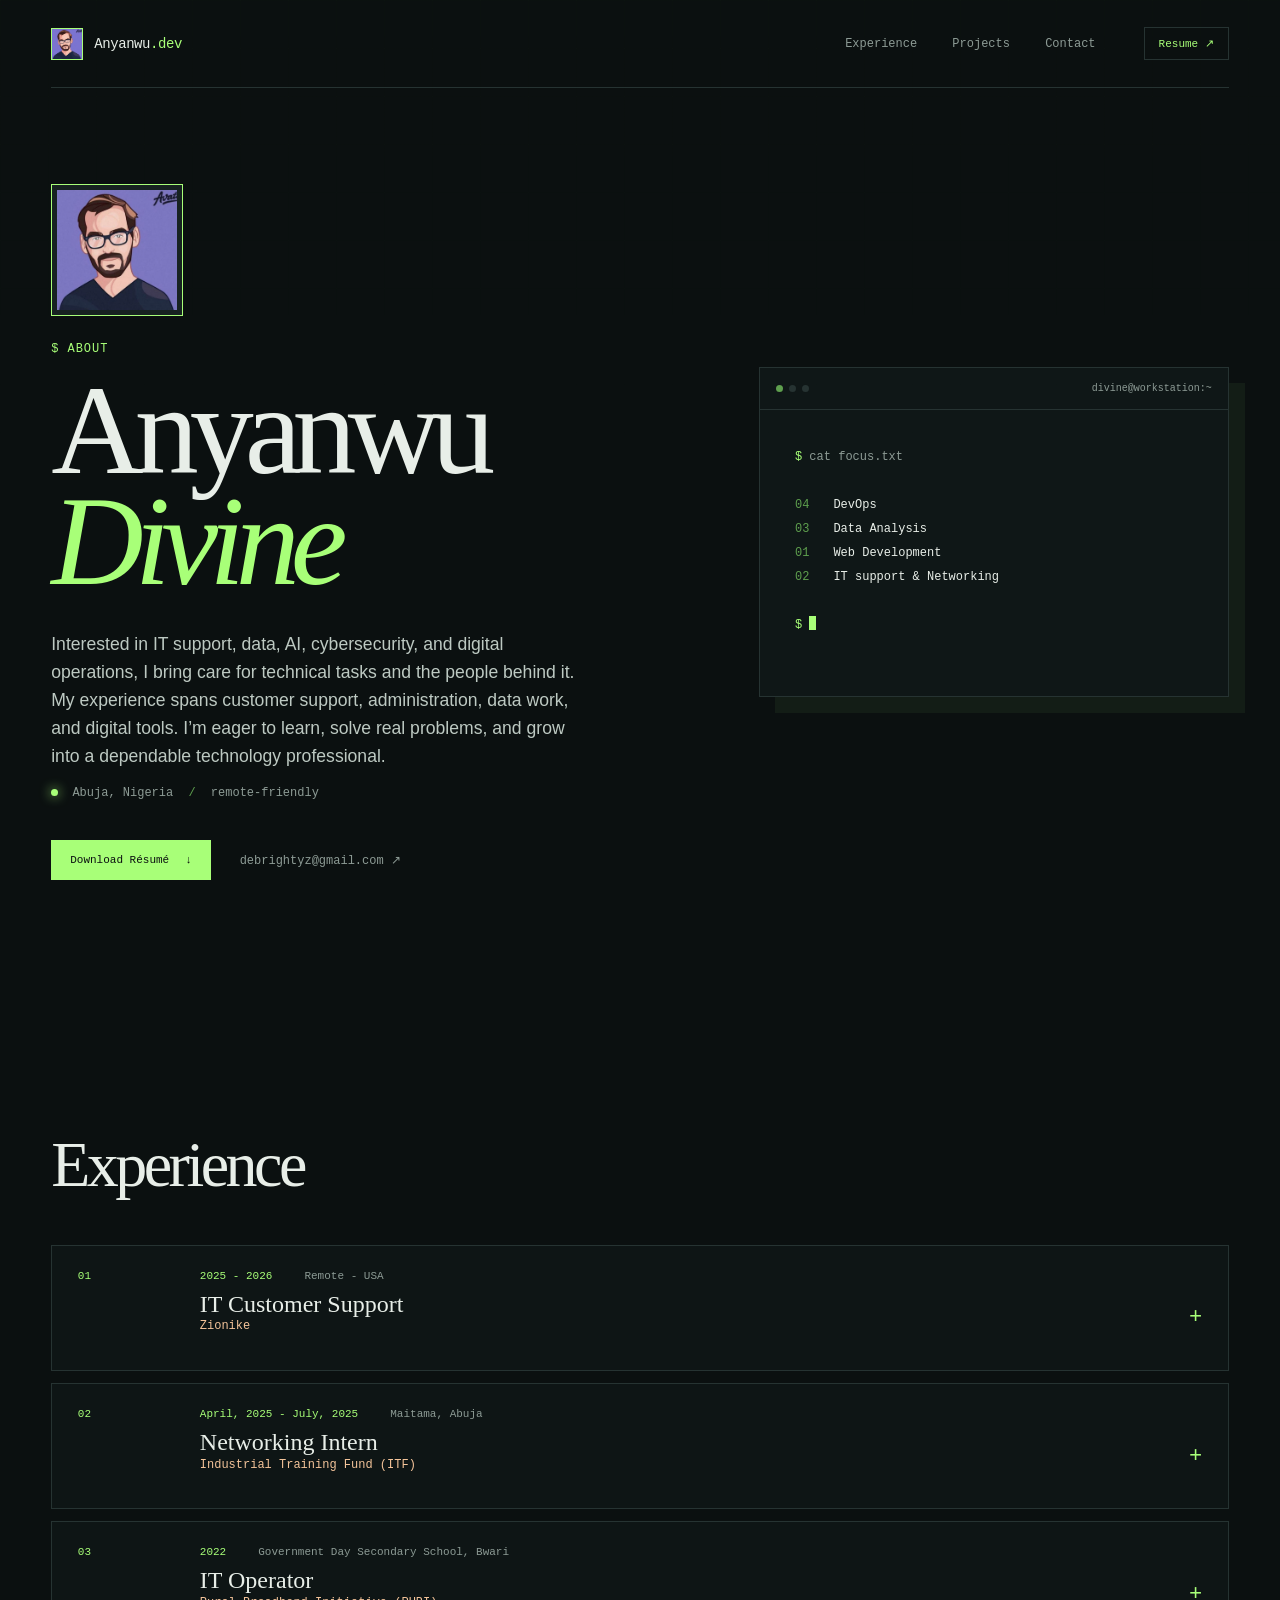
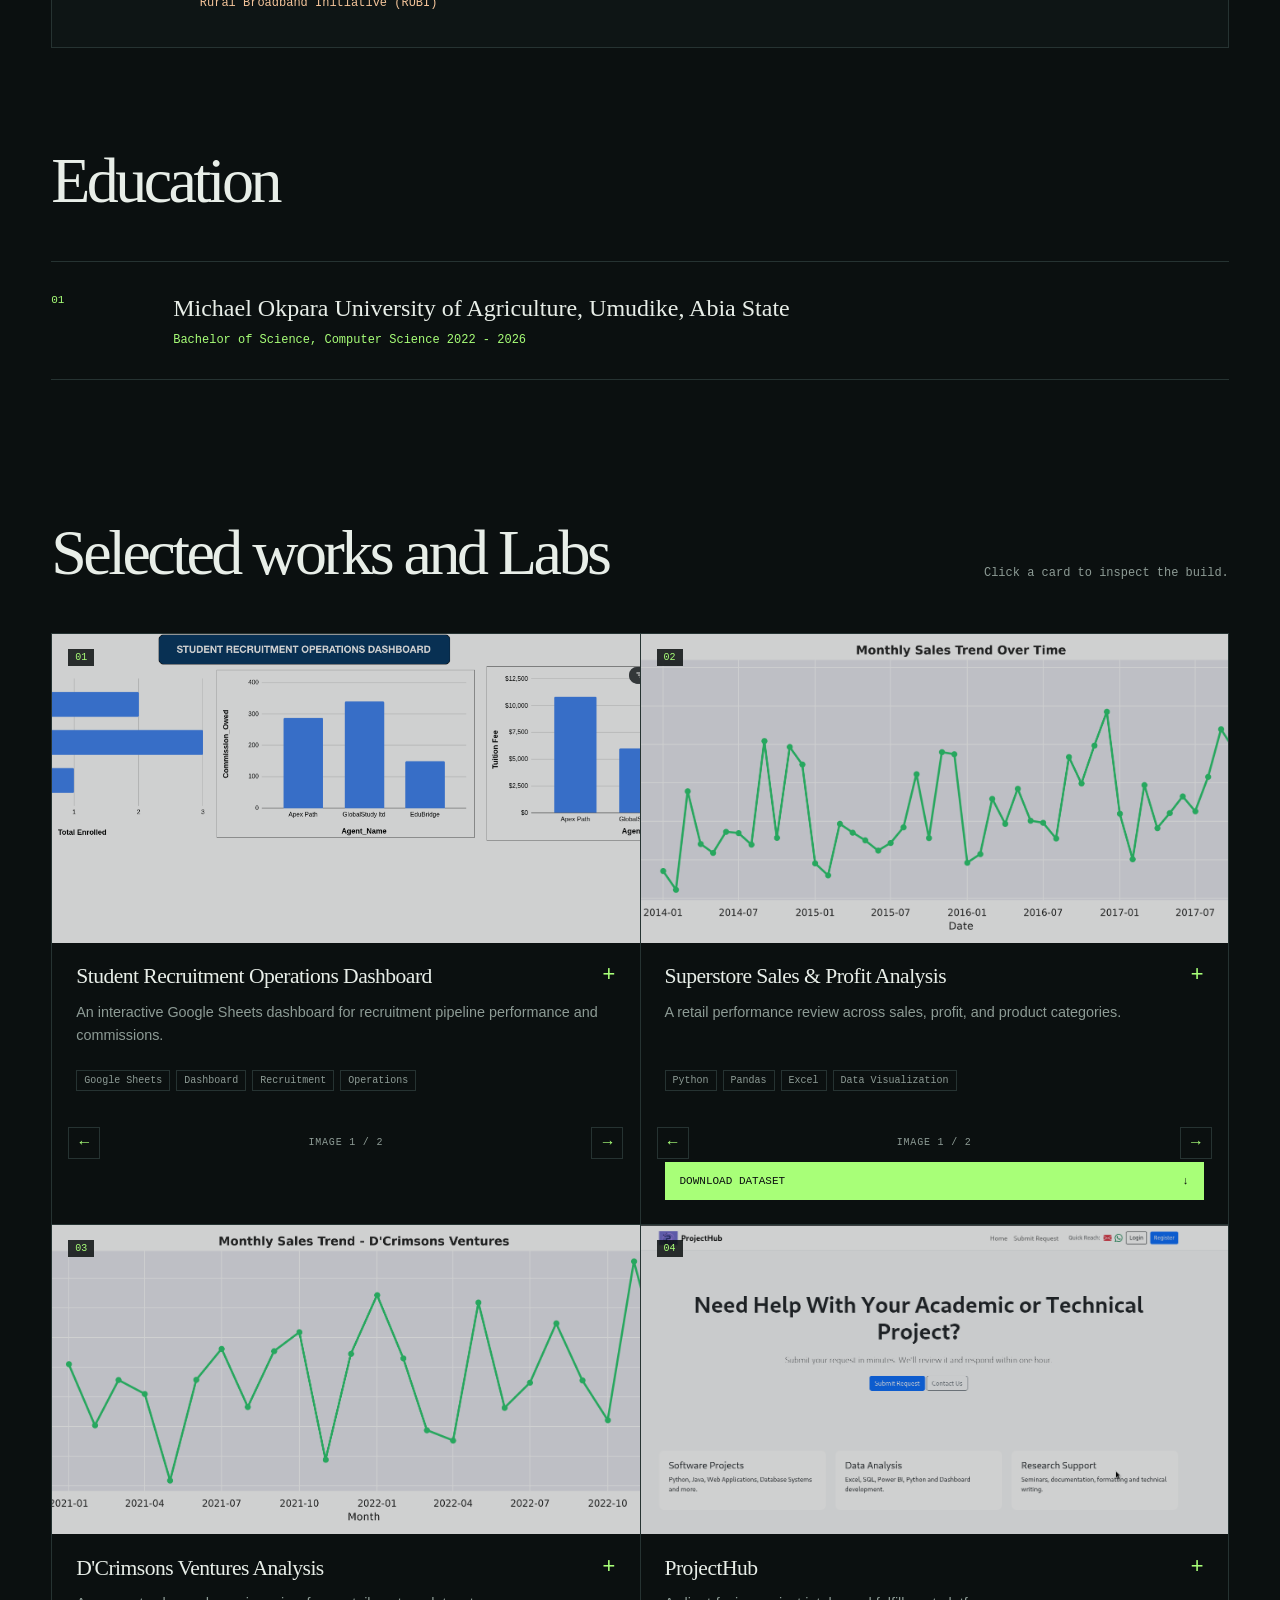
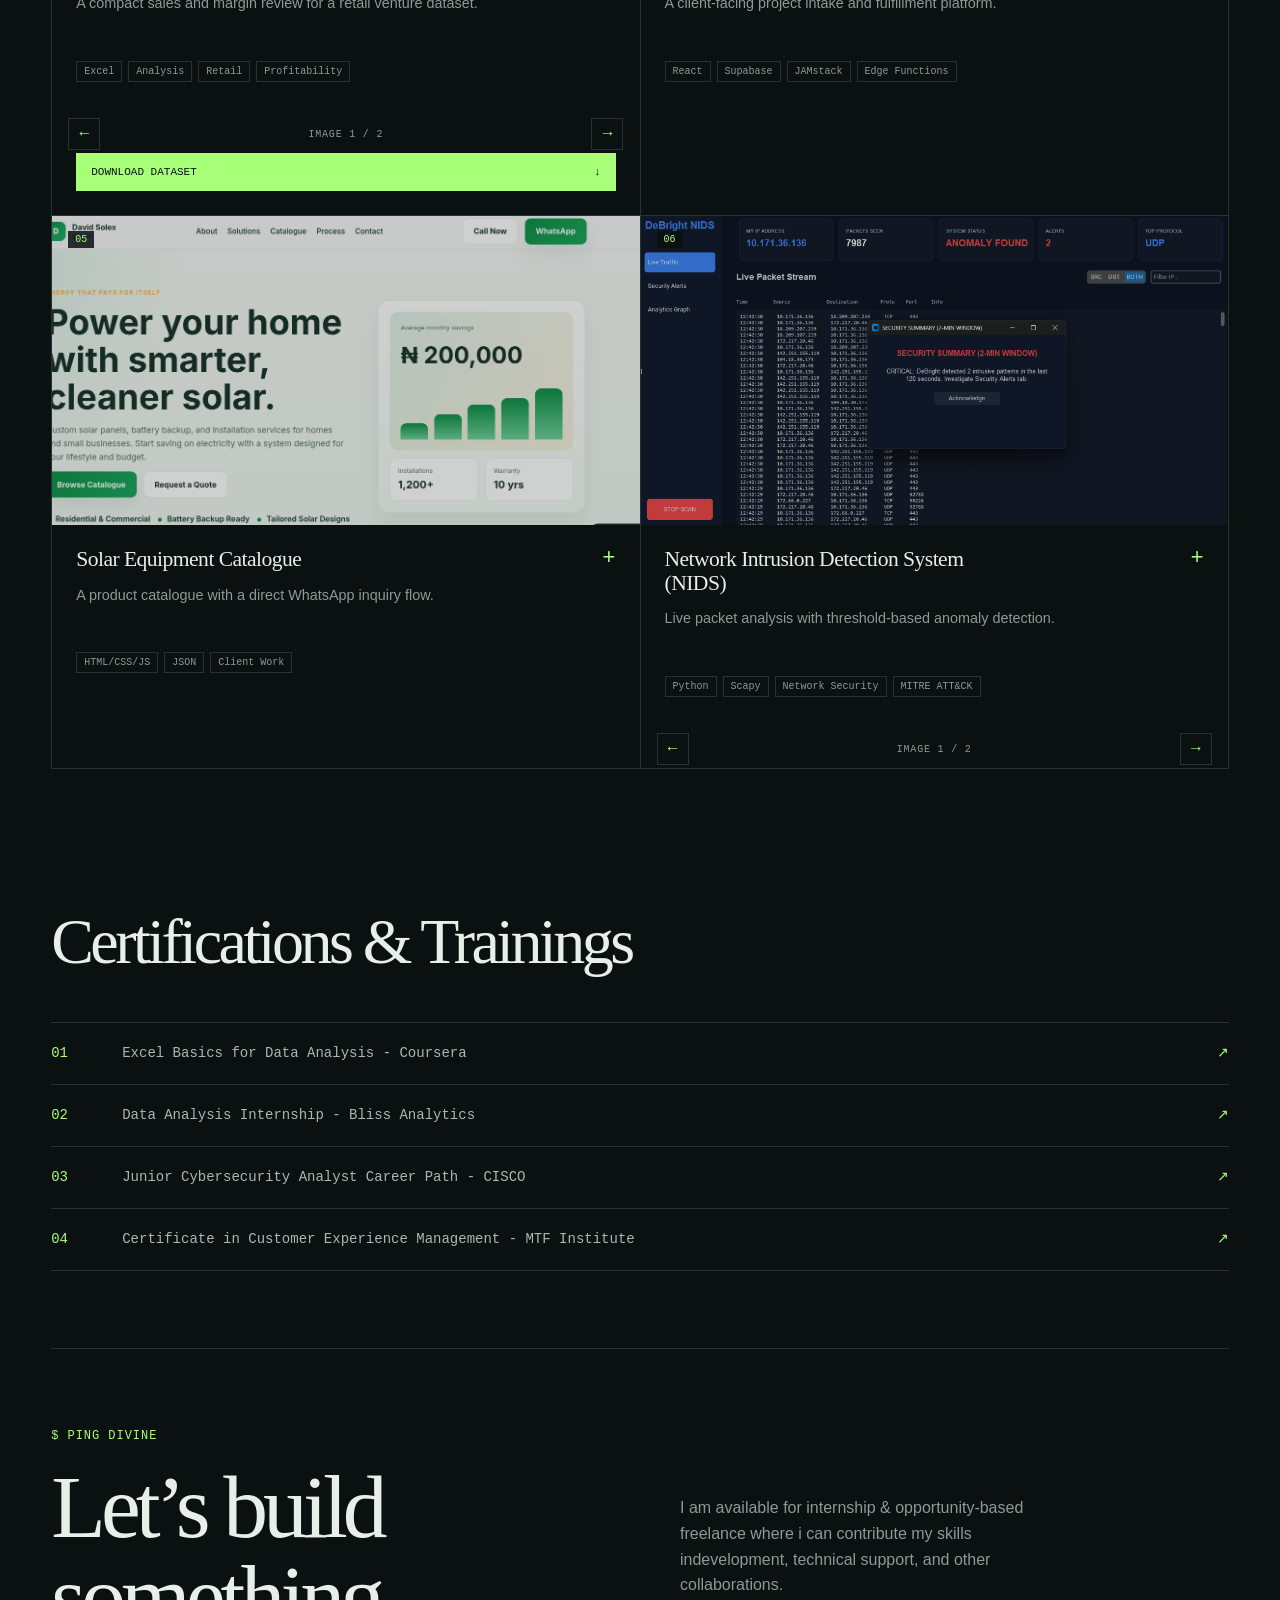
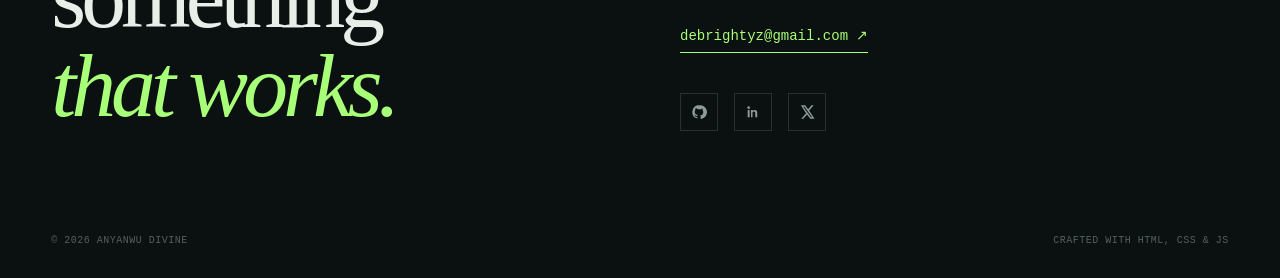
<file: index.html>
<!doctype html>
<html lang="en">
<head>
  <meta charset="utf-8">
  <meta name="viewport" content="width=device-width, initial-scale=1">
  <meta name="description" content="Portfolio of Anyanwu Divine, a Computer Science undergraduate and freelance developer in Abuja, Nigeria.">
  <title>Anyanwu Divine | Developer & IT Support</title>
  <link rel="stylesheet" href="style.css">
  <script src="data.js" defer></script>
  <script src="main.js" defer></script>
</head>
<body>
  <!-- SITE HEADER START -->
  <header class="site-header">
    <a class="brand" href="#top" aria-label="Anyanwu Divine home">
      <span class="brand-avatar"><img src="assets/profile.png" alt=""></span>
      <span class="brand-name">Anyanwu<span>.dev</span></span>
    </a>
    <nav class="main-nav" aria-label="Primary navigation">
      <a href="#experience">Experience</a>
      <a href="#projects">Projects</a>
      <a href="#contact">Contact</a>
    </nav>
    <a class="header-cta" href="assets/Anyanwu_Divine_Resume.pdf" download>Resume <span aria-hidden="true">↗</span></a>
  </header>
  <!-- SITE HEADER END -->

  <main id="top">
    <!-- HERO SECTION START -->
    <section class="hero section-shell" aria-labelledby="hero-title">
      <div class="hero-copy">
        <div class="profile-frame"><img src="assets/profile.png" alt="Portrait of Anyanwu Divine"></div>
        <p class="eyebrow">$ about</p>
        <h1 id="hero-title">Anyanwu <em>Divine</em></h1>
        <p class="hero-role">Interested in IT support, data, AI, cybersecurity, and digital operations, I bring care for technical tasks and the people behind it. My experience spans customer support, administration, data work, and digital tools. I’m eager to learn, solve real problems, and grow into a dependable technology professional.</p>
        <p class="hero-location"><span class="status-dot"></span> Abuja, Nigeria <span class="slash">/</span> remote-friendly</p>
        <div class="hero-actions">
          <a class="button button-primary" href="assets/Anyanwu_Divine_Resume.pdf" download>Download Résumé <span aria-hidden="true">↓</span></a>
          <a class="text-link" href="mailto:debrightyz@gmail.com">debrightyz@gmail.com <span aria-hidden="true">↗</span></a>
        </div>
      </div>
      <div class="hero-terminal" aria-label="Areas of focus">
        <div class="terminal-top"><span></span><span></span><span></span><code>divine@workstation:~</code></div>
        <div class="terminal-body">
          <p><span class="terminal-prompt">$</span> cat focus.txt</p>
          <ul>
            <li><span>04</span> DevOps</li>
            <li><span>03</span> Data Analysis</li>
            <li><span>01</span> Web Development</li>
            <li><span>02</span> IT support & Networking</li>
          </ul>
          <p class="terminal-cursor"><span class="terminal-prompt">$</span> <span class="cursor"></span></p>
        </div>
      </div>
    </section>
    <!-- HERO SECTION END -->

    <!-- EXPERIENCE SECTION START -->
    <section class="content-section section-shell" id="experience" aria-labelledby="experience-title">
      <div class="section-heading"><h2 id="experience-title">Experience</h2></div>
      <div class="experience-list" id="experience-list"></div>
    </section>
    <!-- EXPERIENCE SECTION END -->

    <!-- EDUCATION SECTION START -->
    <section class="content-section section-shell education-section" id="education" aria-labelledby="education-title">
      <div class="section-heading"><h2 id="education-title">Education</h2></div>
      <div class="education-list" id="education-list"></div>
    </section>
    <!-- EDUCATION SECTION END -->
     
    <!-- PROJECTS SECTION START -->
    <section class="content-section section-shell" id="projects" aria-labelledby="projects-title">
      <div class="section-heading section-heading-split"><div><h2 id="projects-title">Selected works and Labs</h2></div><p class="section-note">Click a card to inspect the build.</p></div>
      <div class="project-grid" id="coding-projects"></div>
    </section>
    <!-- PROJECTS SECTION END -->

    <!-- CERTIFICATIONS SECTION START -->
    <section class="content-section section-shell certifications-section" id="certifications" aria-labelledby="certifications-title">
      <div class="section-heading"><h2 id="certifications-title">Certifications &amp; Trainings</h2></div>
      <div class="certification-list" id="certifications-list"></div>
    </section>
    <!-- CERTIFICATIONS SECTION END -->

    <!-- CONTACT SECTION START -->
    <section class="contact-section section-shell" id="contact" aria-labelledby="contact-title">
      <div><p class="eyebrow">$ ping divine</p><h2 id="contact-title">Let’s build something<br><em>that works.</em></h2></div>
      <div class="contact-details"><p>I am available for internship & opportunity-based freelance where i can contribute my skills indevelopment, technical support, and other collaborations.</p><a class="contact-email" href="mailto:debrightyz@gmail.com">debrightyz@gmail.com <span aria-hidden="true">↗</span></a><div class="social-links" id="social-links"></div></div>
    </section>
    <!-- CONTACT SECTION END -->
  </main>

  <!-- FOOTER SECTION START -->
  <footer class="site-footer section-shell"><span>© <span id="current-year"></span> Anyanwu Divine</span><span>crafted with HTML, CSS & JS</span></footer>
  <!-- FOOTER SECTION END -->
</body>
</html>
</file>
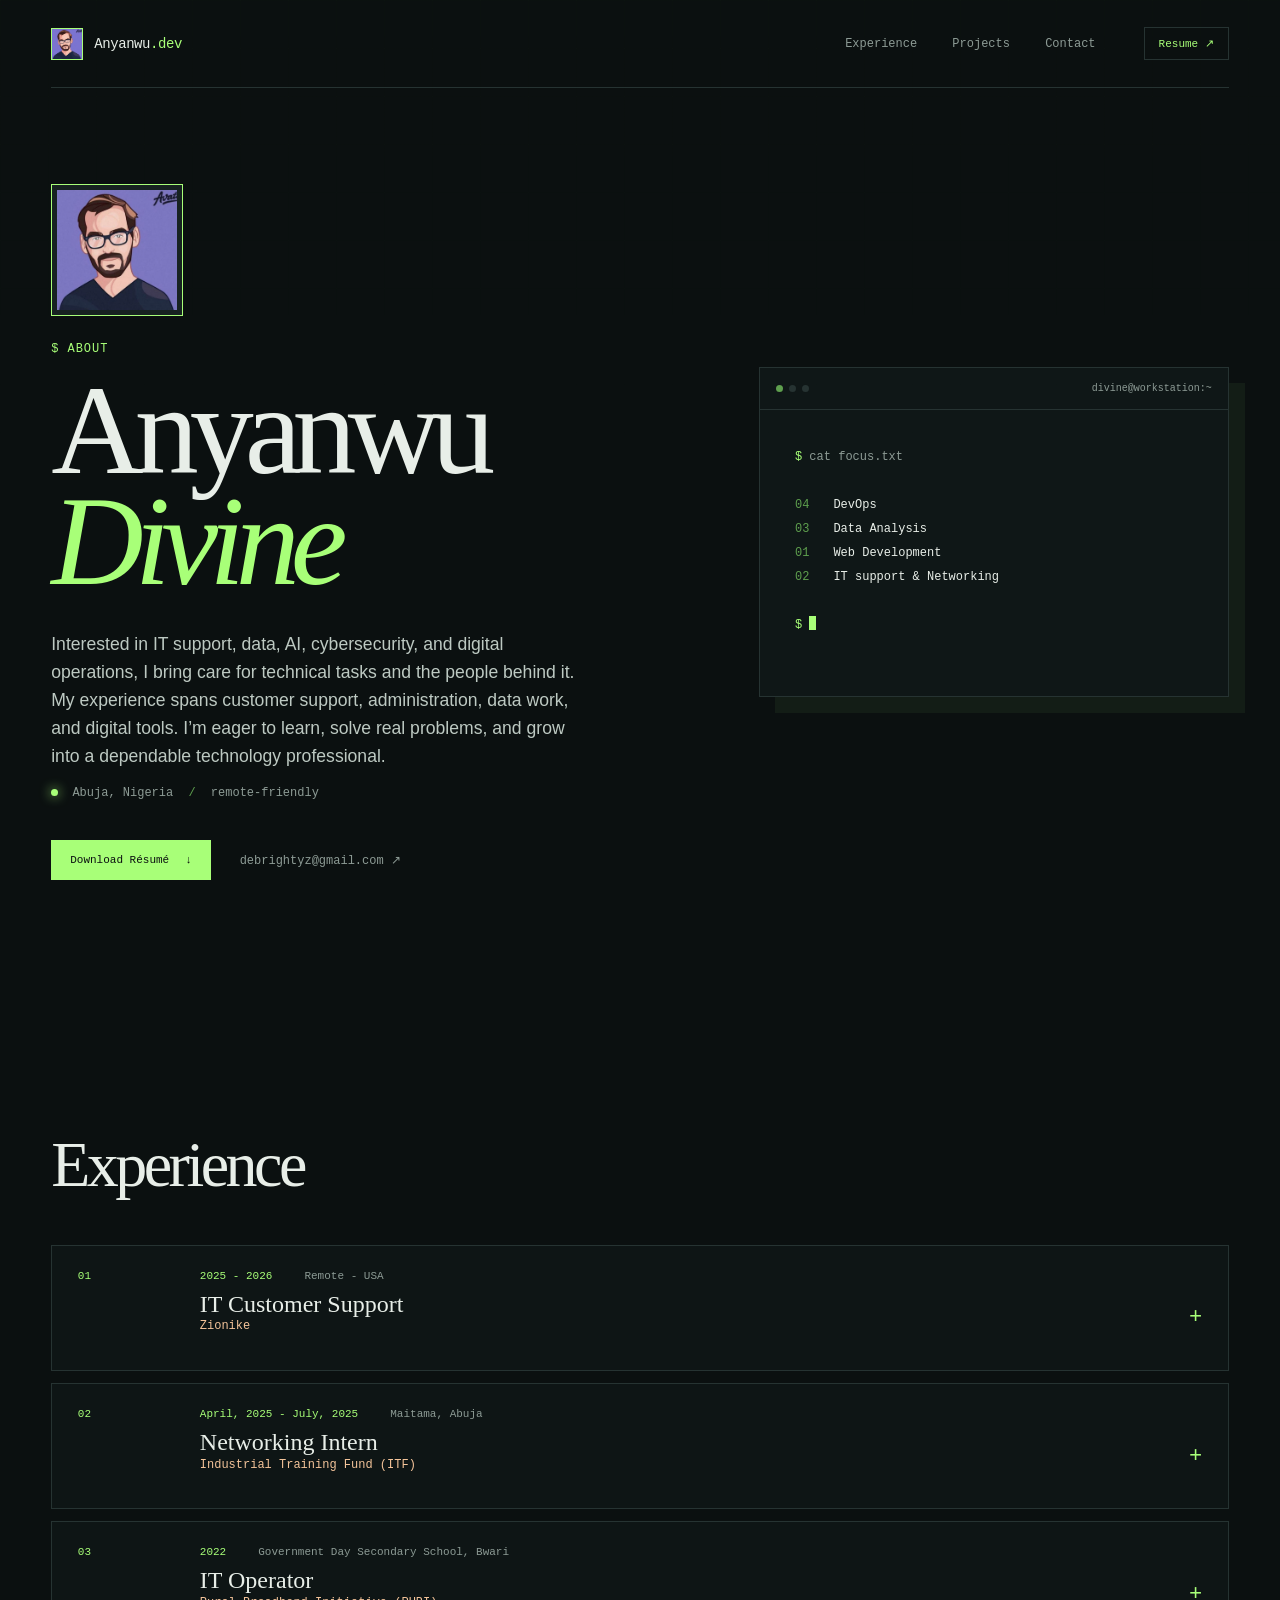
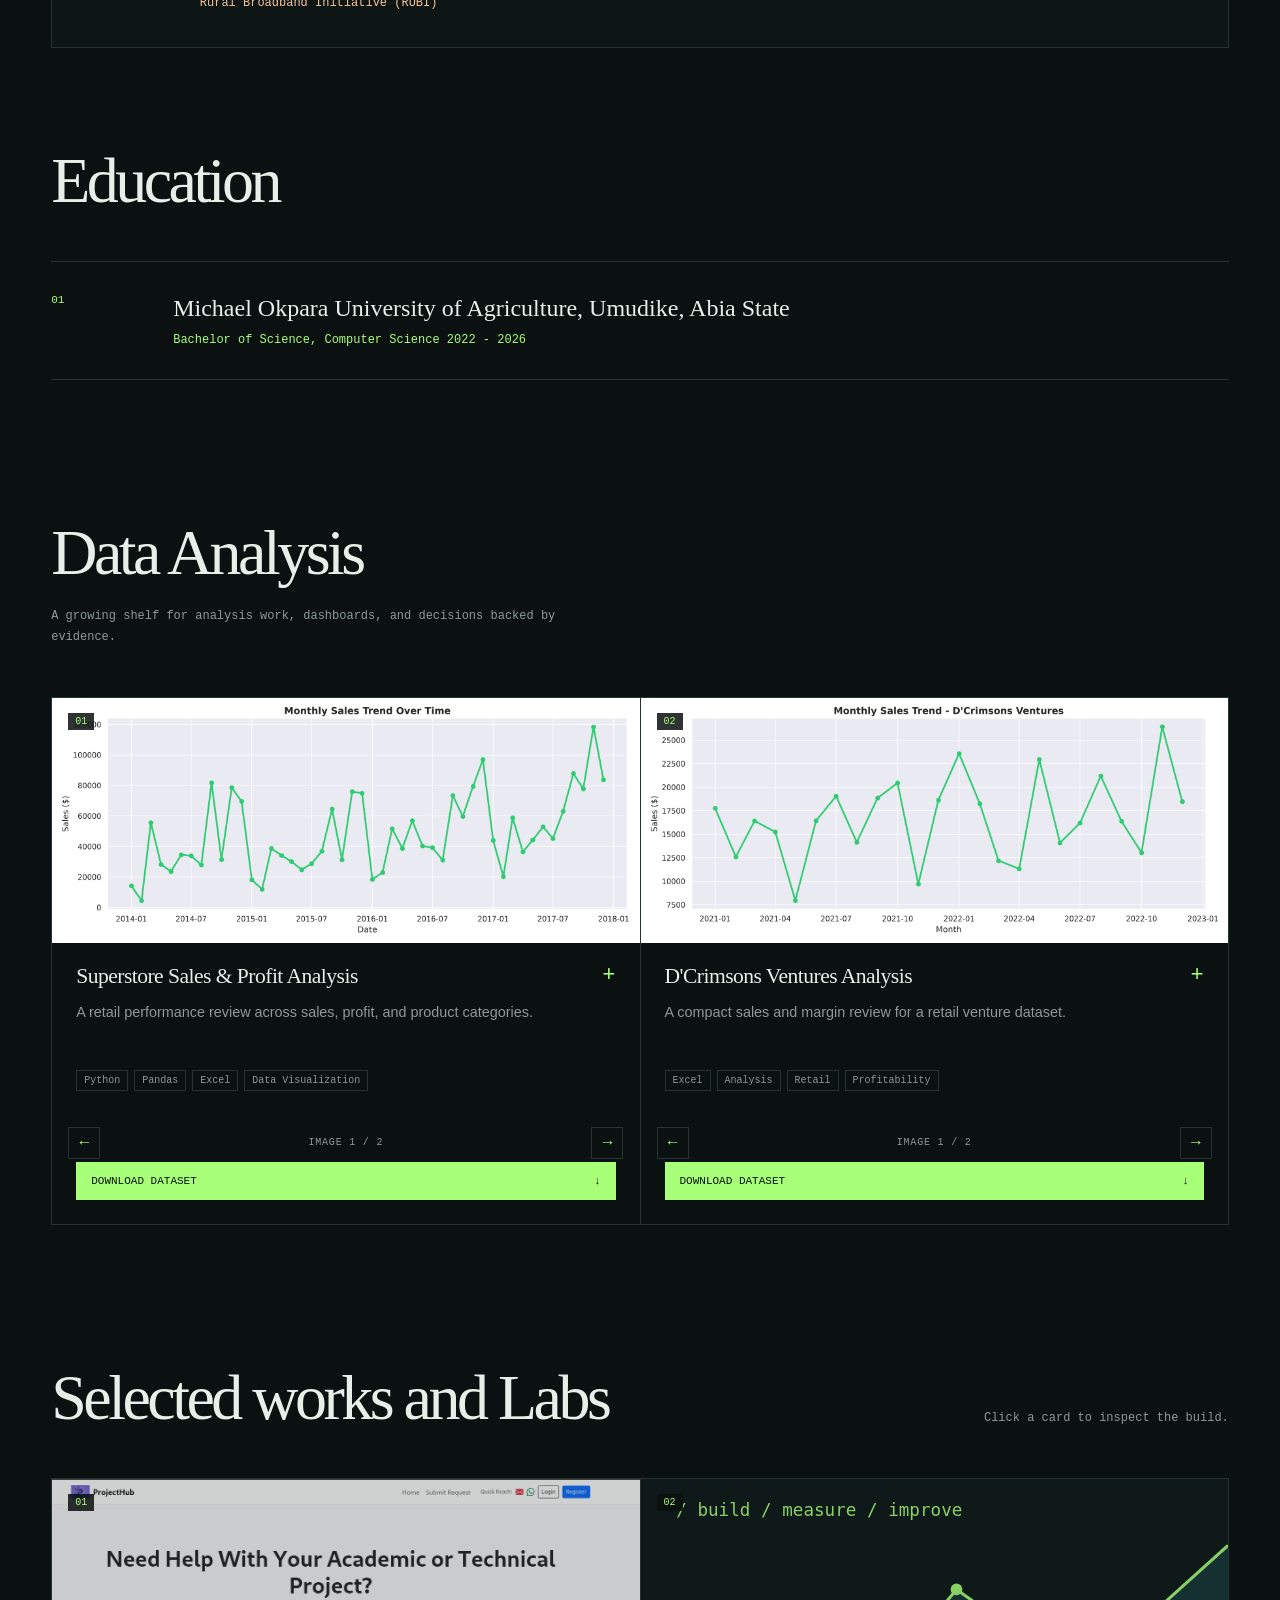
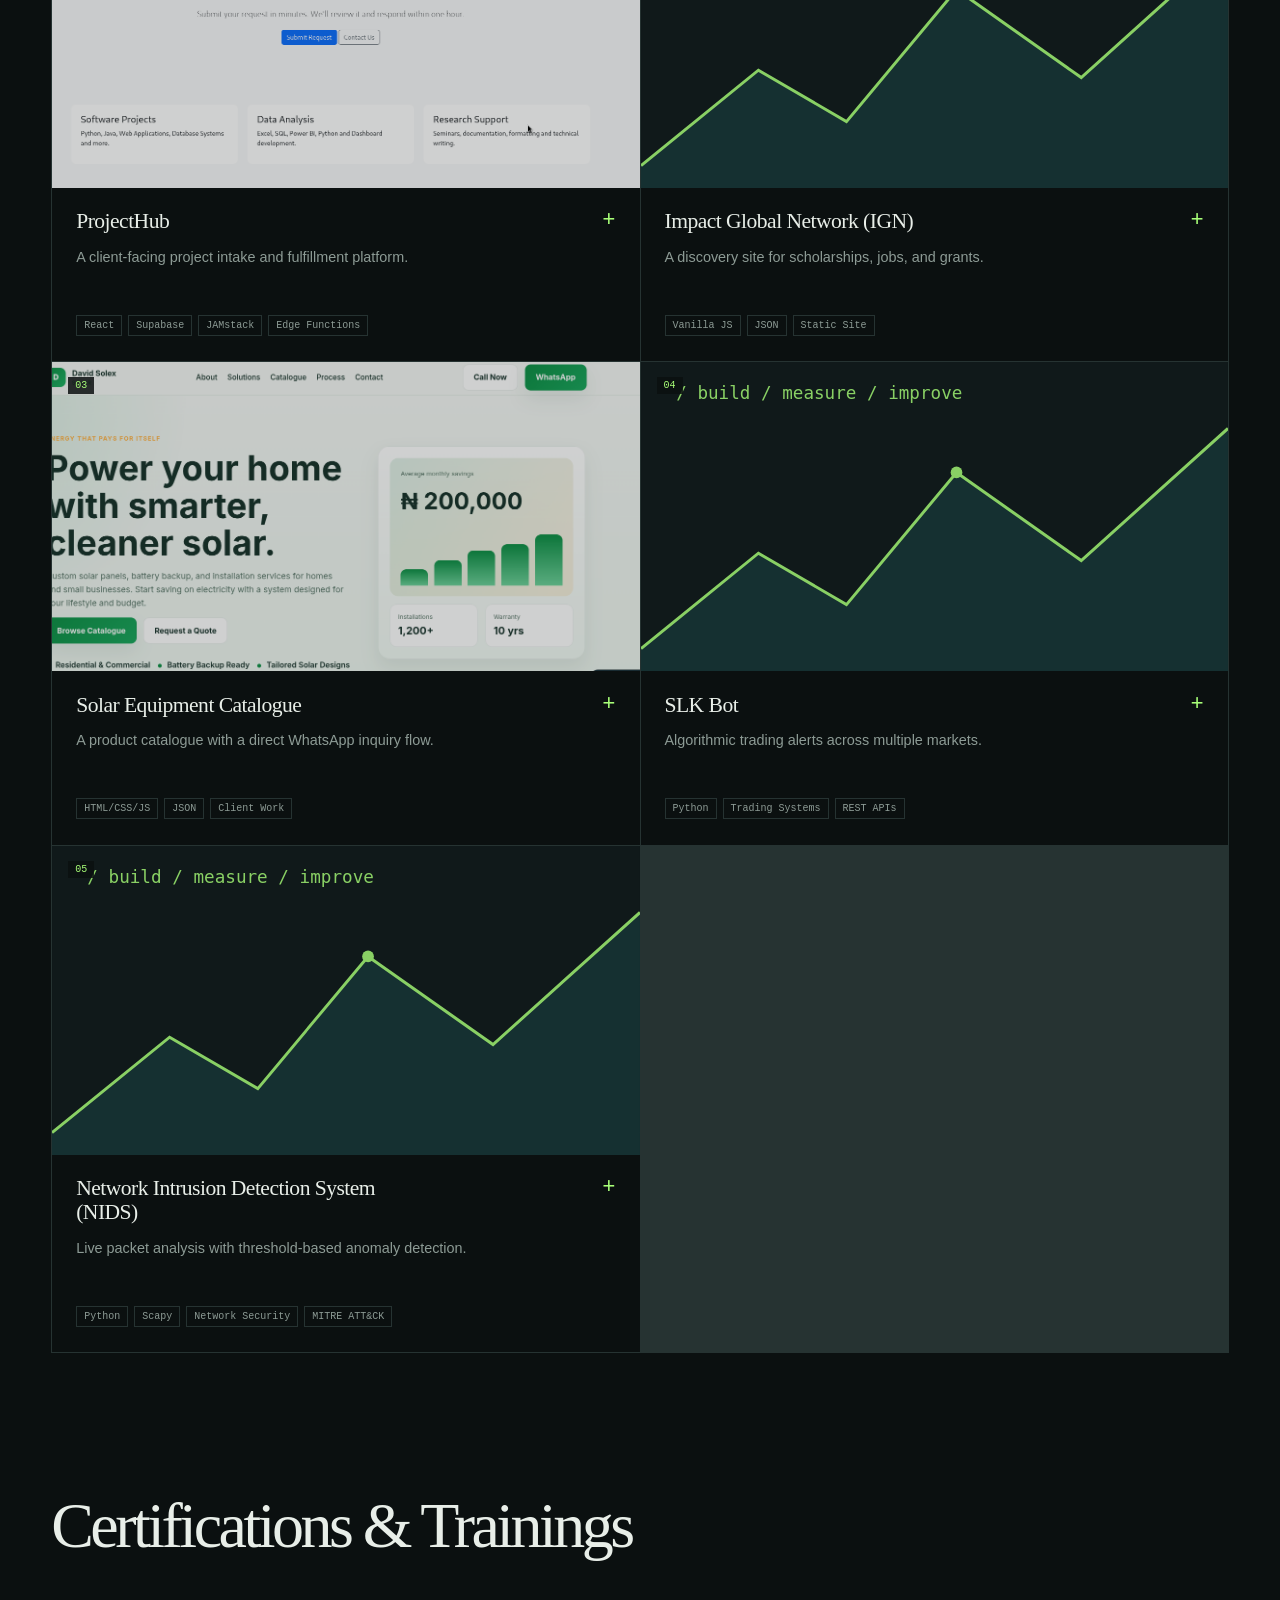
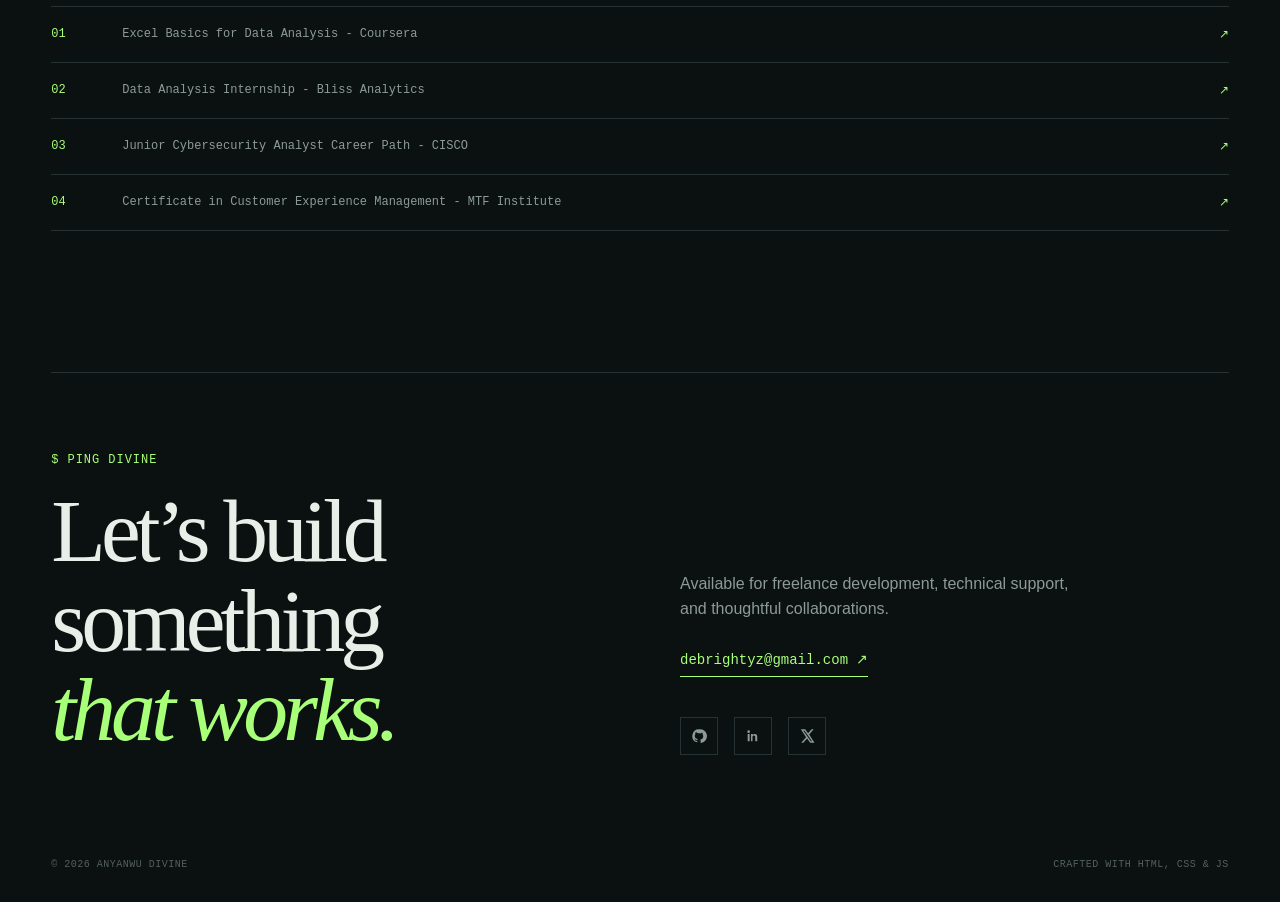
<file: Portfolio/index.html>
<!doctype html>
<html lang="en">
<head>
  <meta charset="utf-8">
  <meta name="viewport" content="width=device-width, initial-scale=1">
  <meta name="description" content="Portfolio of Anyanwu Divine, a Computer Science undergraduate and freelance developer in Abuja, Nigeria.">
  <title>Anyanwu Divine | Developer & IT Support</title>
  <link rel="stylesheet" href="style.css">
  <script src="data.js" defer></script>
  <script src="main.js" defer></script>
</head>
<body>
  <!-- SITE HEADER START -->
  <header class="site-header">
    <a class="brand" href="#top" aria-label="Anyanwu Divine home">
      <span class="brand-avatar"><img src="assets/profile.png" alt=""></span>
      <span class="brand-name">Anyanwu<span>.dev</span></span>
    </a>
    <nav class="main-nav" aria-label="Primary navigation">
      <a href="#experience">Experience</a>
      <a href="#projects">Projects</a>
      <a href="#contact">Contact</a>
    </nav>
    <a class="header-cta" href="assets/Anyanwu_Divine_Resume.pdf" download>Resume <span aria-hidden="true">↗</span></a>
  </header>
  <!-- SITE HEADER END -->

  <main id="top">
    <!-- HERO SECTION START -->
    <section class="hero section-shell" aria-labelledby="hero-title">
      <div class="hero-copy">
        <div class="profile-frame"><img src="assets/profile.png" alt="Portrait of Anyanwu Divine"></div>
        <p class="eyebrow">$ about</p>
        <h1 id="hero-title">Anyanwu <em>Divine</em></h1>
        <p class="hero-role">Interested in IT support, data, AI, cybersecurity, and digital operations, I bring care for technical tasks and the people behind it. My experience spans customer support, administration, data work, and digital tools. I’m eager to learn, solve real problems, and grow into a dependable technology professional.</p>
        <p class="hero-location"><span class="status-dot"></span> Abuja, Nigeria <span class="slash">/</span> remote-friendly</p>
        <div class="hero-actions">
          <a class="button button-primary" href="assets/Anyanwu_Divine_Resume.pdf" download>Download Résumé <span aria-hidden="true">↓</span></a>
          <a class="text-link" href="mailto:debrightyz@gmail.com">debrightyz@gmail.com <span aria-hidden="true">↗</span></a>
        </div>
      </div>
      <div class="hero-terminal" aria-label="Areas of focus">
        <div class="terminal-top"><span></span><span></span><span></span><code>divine@workstation:~</code></div>
        <div class="terminal-body">
          <p><span class="terminal-prompt">$</span> cat focus.txt</p>
          <ul>
            <li><span>04</span> DevOps</li>
            <li><span>03</span> Data Analysis</li>
            <li><span>01</span> Web Development</li>
            <li><span>02</span> IT support & Networking</li>
          </ul>
          <p class="terminal-cursor"><span class="terminal-prompt">$</span> <span class="cursor"></span></p>
        </div>
      </div>
    </section>
    <!-- HERO SECTION END -->

    <!-- EXPERIENCE SECTION START -->
    <section class="content-section section-shell" id="experience" aria-labelledby="experience-title">
      <div class="section-heading"><h2 id="experience-title">Experience</h2></div>
      <div class="experience-list" id="experience-list"></div>
    </section>
    <!-- EXPERIENCE SECTION END -->

    <!-- EDUCATION SECTION START -->
    <section class="content-section section-shell education-section" id="education" aria-labelledby="education-title">
      <div class="section-heading"><h2 id="education-title">Education</h2></div>
      <div class="education-list" id="education-list"></div>
    </section>
    <!-- EDUCATION SECTION END -->
     
    <!-- DATA ANALYSIS SECTION START -->
    <section class="content-section section-shell" id="analysis" aria-labelledby="analysis-title">
      <div class="section-heading"><h2 id="analysis-title">Data Analysis</h2><p class="section-intro">A growing shelf for analysis work, dashboards, and decisions backed by evidence.</p></div>
      <div class="project-grid" id="data-analysis"></div>
    </section>
    <!-- DATA ANALYSIS SECTION END -->

    <!-- CODING PROJECTS SECTION START -->
    <section class="content-section section-shell" id="projects" aria-labelledby="projects-title">
      <div class="section-heading section-heading-split"><div><h2 id="projects-title">Selected works and Labs</h2></div><p class="section-note">Click a card to inspect the build.</p></div>
      <div class="project-grid" id="coding-projects"></div>
    </section>
    <!-- CODING PROJECTS SECTION END -->

    <!-- CERTIFICATIONS SECTION START -->
    <section class="content-section section-shell certifications-section" id="certifications" aria-labelledby="certifications-title">
      <div class="section-heading"><h2 id="certifications-title">Certifications &amp; Trainings</h2></div>
      <div class="certification-list" id="certifications-list"></div>
    </section>
    <!-- CERTIFICATIONS SECTION END -->

    <!-- CONTACT SECTION START -->
    <section class="contact-section section-shell" id="contact" aria-labelledby="contact-title">
      <div><p class="eyebrow">$ ping divine</p><h2 id="contact-title">Let’s build something<br><em>that works.</em></h2></div>
      <div class="contact-details"><p>Available for freelance development, technical support, and thoughtful collaborations.</p><a class="contact-email" href="mailto:debrightyz@gmail.com">debrightyz@gmail.com <span aria-hidden="true">↗</span></a><div class="social-links" id="social-links"></div></div>
    </section>
    <!-- CONTACT SECTION END -->
  </main>

  <!-- FOOTER SECTION START -->
  <footer class="site-footer section-shell"><span>© <span id="current-year"></span> Anyanwu Divine</span><span>crafted with HTML, CSS & JS</span></footer>
  <!-- FOOTER SECTION END -->
</body>
</html>
</file>
<file: style.css>
/* =========================================================
   DESIGN TOKENS
   Change these variables to restyle the whole portfolio.
   ========================================================= */
:root {
  --color-bg: #0b1010;
  --color-surface: #101818;
  --color-surface-2: #172221;
  --color-line: #263332;
  --color-text: #e8eee8;
  --color-muted: #8d9b95;
  --color-accent: #a8ff78;
  --color-accent-dim: #5e9f4e;
  --color-warm: #f4c49a;
  --font-display: Georgia, 'Times New Roman', serif;
  --font-body: 'Trebuchet MS', Arial, sans-serif;
  --font-mono: 'SFMono-Regular', Consolas, 'Liberation Mono', monospace;
  --space-section: clamp(5rem, 11vw, 9rem);
  --content-width: 1180px;
  --radius: 2px;
}

/* =========================================================
   RESET & BASE STYLES
   ========================================================= */
* { box-sizing: border-box; }
html { scroll-behavior: smooth; }
body { margin: 0; background: var(--color-bg); color: var(--color-text); font-family: var(--font-body); font-size: 16px; line-height: 1.6; }
body::before { content: ''; position: fixed; inset: 0; pointer-events: none; opacity: .22; background-image: linear-gradient(rgba(168,255,120,.035) 1px, transparent 1px), linear-gradient(90deg, rgba(168,255,120,.035) 1px, transparent 1px); background-size: 48px 48px; mask-image: linear-gradient(to bottom, black, transparent 70%); }
a { color: inherit; text-decoration: none; }
button { color: inherit; font: inherit; }
.section-shell { width: min(calc(100% - 8vw), var(--content-width)); margin: 0 auto; }
.eyebrow { margin: 0 0 1.2rem; color: var(--color-accent); font: 12px var(--font-mono); letter-spacing: .08em; text-transform: uppercase; }

/* =========================================================
   HEADER & NAVIGATION
   ========================================================= */
.site-header { width: min(calc(100% - 8vw), 1320px); margin: 0 auto; height: 88px; display: flex; align-items: center; justify-content: space-between; border-bottom: 1px solid var(--color-line); }
.brand { display: flex; align-items: center; gap: 11px; font: 14px var(--font-mono); letter-spacing: -.03em; }
.brand-avatar { display: block; width: 32px; height: 32px; overflow: hidden; border: 1px solid var(--color-accent); background: var(--color-surface-2); }
.brand-avatar img { display: block; width: 100%; height: 100%; object-fit: cover; }
.brand-name span { color: var(--color-accent); }
.main-nav { display: flex; gap: 2.2rem; margin-left: auto; margin-right: 3rem; color: var(--color-muted); font: 12px var(--font-mono); }
.main-nav a, .text-link, .social-links a { transition: color .2s ease; }
.main-nav a:hover, .text-link:hover, .social-links a:hover { color: var(--color-accent); }
.header-cta { padding: 9px 14px; border: 1px solid var(--color-line); color: var(--color-accent); font: 11px var(--font-mono); transition: border-color .2s ease, background .2s ease; }
.header-cta:hover { border-color: var(--color-accent); background: rgba(168,255,120,.06); }

/* =========================================================
   HERO SECTION
   ========================================================= */
.hero { min-height: 620px; display: grid; grid-template-columns: 1.05fr .95fr; align-items: center; gap: clamp(3rem, 8vw, 8rem); padding: 6rem 0 7rem; }
.hero h1 { max-width: 680px; margin: 0; font: clamp(4.6rem, 10vw, 8.5rem)/.87 var(--font-display); letter-spacing: -.07em; }
.hero h1 em, .contact-section h2 em { color: var(--color-accent); font-style: italic; }
.hero-role { max-width: 540px; margin: 2rem 0 1rem; color: #bdc9c2; font-size: 1.1rem; }
.profile-frame { width: 132px; height: 132px; margin-bottom: 1.6rem; padding: 5px; border: 1px solid var(--color-accent); background: var(--color-surface-2); }
.profile-frame img { display: block; width: 100%; height: 100%; object-fit: cover; filter: saturate(.8); }
.hero-location { color: var(--color-muted); font: 12px var(--font-mono); }
.status-dot { display: inline-block; width: 7px; height: 7px; margin-right: 7px; border-radius: 50%; background: var(--color-accent); box-shadow: 0 0 12px var(--color-accent); }
.slash { margin: 0 8px; color: var(--color-accent-dim); }
.hero-actions { display: flex; align-items: center; gap: 1.8rem; margin-top: 2.5rem; }
.button { display: inline-flex; align-items: center; gap: 1rem; border: 1px solid var(--color-accent); padding: 13px 18px; color: var(--color-bg); background: var(--color-accent); font: 11px var(--font-mono); transition: background .2s ease, color .2s ease; }
.button:hover { color: var(--color-accent); background: transparent; }
.text-link { color: var(--color-muted); font: 12px var(--font-mono); }
.hero-terminal { max-width: 470px; width: 100%; justify-self: end; border: 1px solid var(--color-line); background: rgba(16,24,24,.9); box-shadow: 16px 16px 0 rgba(168,255,120,.055); }
.terminal-top { height: 42px; display: flex; align-items: center; gap: 6px; padding: 0 16px; border-bottom: 1px solid var(--color-line); color: var(--color-muted); font: 10px var(--font-mono); }
.terminal-top span { width: 7px; height: 7px; border-radius: 50%; background: var(--color-line); }
.terminal-top span:first-child { background: var(--color-accent-dim); }
.terminal-top code { margin-left: auto; }
.terminal-body { padding: 2.2rem; font: 12px/2 var(--font-mono); }
.terminal-body p { margin: 0 0 1.5rem; color: var(--color-muted); }
.terminal-prompt { color: var(--color-accent); }
.terminal-body ul { margin: 0; padding: 0; list-style: none; color: var(--color-text); }
.terminal-body li { display: flex; gap: 1.5rem; }
.terminal-body li span { color: var(--color-accent-dim); }
.terminal-cursor { margin-top: 1.5rem !important; }
.cursor { display: inline-block; width: 7px; height: 14px; vertical-align: -2px; background: var(--color-accent); animation: blink 1.1s steps(2, start) infinite; }
@keyframes blink { 50% { opacity: 0; } }

/* =========================================================
   SHARED SECTION HEADINGS
   ========================================================= */
.content-section { padding-top: var(--space-section); }
.section-heading { margin-bottom: 3rem; }
.section-heading h2, .contact-section h2 { margin: 0; color: var(--color-text); font: clamp(2.4rem, 5vw, 4.5rem)/1 var(--font-display); letter-spacing: -.055em; }
.section-heading-split { display: flex; align-items: end; justify-content: space-between; gap: 2rem; }
.section-note, .section-intro { max-width: 310px; margin: 0; color: var(--color-muted); font: 12px/1.8 var(--font-mono); }
.section-intro { max-width: 560px; margin-top: 1.3rem; }

/* =========================================================
   EXPERIENCE SECTION
   ========================================================= */
.experience-list { display: grid; gap: 12px; }
.experience-item { position: relative; display: grid; grid-template-columns: 90px 1fr; gap: 2rem; padding: 1.5rem 1.6rem; border: 1px solid var(--color-line); background: rgba(16,24,24,.72); transition: transform .25s ease, border-color .25s ease, background .25s ease, box-shadow .25s ease; }
.experience-item:hover { border-color: #52645b; background: var(--color-surface); }
.experience-item.is-expanded { z-index: 1; transform: translateY(-5px) scale(1.012); border-color: var(--color-accent-dim); background: var(--color-surface-2); box-shadow: 12px 16px 0 rgba(0,0,0,.3), 0 0 28px rgba(168,255,120,.08); }
.experience-marker { color: var(--color-accent); font: 11px var(--font-mono); }
.experience-meta { display: flex; gap: 2rem; margin-bottom: .55rem; color: var(--color-accent); font: 11px var(--font-mono); }
.experience-meta span:last-child { color: var(--color-muted); }
.experience-toggle { display: block; width: 100%; padding: 0; border: 0; text-align: left; background: transparent; cursor: pointer; }
.experience-title-row { display: flex; justify-content: space-between; align-items: center; gap: 1rem; }
.experience-role { display: block; font: 1.5rem var(--font-display); }
.experience-org { display: block; margin: .1rem 0 .8rem; color: var(--color-warm); font: 12px var(--font-mono); }
.experience-details { display: grid; grid-template-rows: 0fr; overflow: hidden; transition: grid-template-rows .3s ease, margin .3s ease; }
.experience-details ul { min-height: 0; margin: 0; padding: 0 0 0 1.1rem; color: var(--color-muted); font-size: .94rem; }
.experience-details li { padding: .15rem 0; }
.experience-item.is-expanded .experience-details { grid-template-rows: 1fr; margin-top: .8rem; padding: .8rem 1rem; border-left: 2px solid var(--color-accent); background: rgba(11,16,16,.55); }
.experience-item.is-expanded .experience-details ul { padding-top: 0; }
.experience-toggle .expand-icon { flex: 0 0 auto; transition: transform .25s ease; }
.experience-item.is-expanded .expand-icon { transform: rotate(45deg); }

/* =========================================================
   EDUCATION SECTION
   ========================================================= */
.education-section { padding-top: calc(var(--space-section) * .72); }
.education-list { border-top: 1px solid var(--color-line); }
.education-item { display: grid; grid-template-columns: 90px 1fr; gap: 2rem; padding: 2rem 0; border-bottom: 1px solid var(--color-line); }
.education-item h3 { margin: 0; font: 1.5rem/1.2 var(--font-display); }
.education-item p { margin: .65rem 0 0; color: var(--color-accent); font: 12px var(--font-mono); }

/* =========================================================
   PROJECT & DATA ANALYSIS CARD SECTIONS
   ========================================================= */
.project-grid { display: grid; grid-template-columns: repeat(2, minmax(0, 1fr)); gap: 1px; border: 1px solid var(--color-line); background: var(--color-line); }
.project-card { min-width: 0; background: var(--color-bg); }
.card-toggle { display: block; width: 100%; padding: 0; border: 0; text-align: left; background: transparent; cursor: pointer; }
.card-visual { position: relative; }
.card-image { position: relative; display: block; aspect-ratio: 1.9 / 1; overflow: hidden; background: var(--color-surface); }
.card-image img { display: block; width: 100%; height: 100%; object-fit: cover; opacity: .8; transition: transform .4s ease, opacity .3s ease; }
.project-card:hover .card-image img { opacity: 1; transform: scale(1.035); }
.gallery-controls { display: flex; align-items: center; justify-content: space-between; gap: .75rem; padding: .65rem 1rem .2rem; background: var(--color-bg); }
.gallery-button { width: 32px; height: 32px; border: 1px solid var(--color-line); background: transparent; color: var(--color-accent); cursor: pointer; font: 16px var(--font-mono); }
.gallery-status { color: var(--color-muted); font: 10px var(--font-mono); letter-spacing: .08em; text-transform: uppercase; }
.card-index { position: absolute; top: 15px; left: 16px; padding: 3px 7px; color: var(--color-accent); background: rgba(11,16,16,.85); font: 10px var(--font-mono); }
.card-summary { display: block; padding: 1.4rem 1.5rem 1.6rem; }
.card-title-row { display: flex; align-items: start; justify-content: space-between; gap: 1rem; }
.card-title-row strong { max-width: 360px; font: 1.35rem/1.1 var(--font-display); letter-spacing: -.025em; }
.expand-icon { color: var(--color-accent); font: 22px/1 var(--font-mono); transition: transform .25s ease; }
.is-expanded .expand-icon { transform: rotate(45deg); }
.card-pitch { display: block; min-height: 48px; margin-top: .75rem; color: var(--color-muted); font-size: .9rem; }
.tag-list { display: flex; flex-wrap: wrap; gap: 6px; margin-top: 1.3rem; }
.tag-list span { padding: 4px 7px; border: 1px solid var(--color-line); color: var(--color-muted); font: 10px var(--font-mono); }
.card-details { display: grid; grid-template-rows: 0fr; overflow: hidden; transition: grid-template-rows .35s ease; }
.is-expanded .card-details { grid-template-rows: 1fr; }
.card-details-inner { min-height: 0; padding: 0 1.5rem; border-top: 0 solid var(--color-line); transition: padding .35s ease, border-width .35s ease; }
.is-expanded .card-details-inner { padding: 1.4rem 1.5rem 1.6rem; border-top-width: 1px; }
.card-details p { margin: 0 0 1.25rem; color: #aab8b0; font-size: .9rem; }
.button-small { padding: 9px 12px; font-size: 10px; }
#data-analysis .card-image { aspect-ratio: 12 / 5; background: #f7f8f5; }
#data-analysis .card-image img { object-fit: contain; opacity: 1; }
.dataset-download { display: flex; align-items: center; justify-content: space-between; gap: 1rem; margin: 0 1.5rem 1.5rem; padding: 12px 14px; border: 1px solid var(--color-accent); background: var(--color-accent); color: var(--color-bg); font: 11px var(--font-mono); text-transform: uppercase; transition: background .2s ease, color .2s ease; }
.dataset-download:hover { background: transparent; color: var(--color-accent); }

/* =========================================================
   CERTIFICATIONS SECTION
   ========================================================= */
.certifications-section { padding-bottom: clamp(3rem, 6vw, 5rem); }
.certification-list { border-top: 1px solid var(--color-line); }
.certification-item { display: grid; grid-template-columns: 55px 1fr auto; gap: 1rem; align-items: center; padding: 1.25rem 0; border-bottom: 1px solid var(--color-line); color: #aab8b0; font: 14px/1.5 var(--font-mono); }
.certification-number, .certification-arrow { color: var(--color-accent); }

/* =========================================================
   CONTACT & FOOTER SECTIONS
   ========================================================= */
.contact-section { display: grid; grid-template-columns: 1fr 1fr; gap: 5rem; padding: 5rem 0; border-top: 1px solid var(--color-line); }
.contact-section h2 { font-size: clamp(3rem, 7vw, 6.2rem); }
.contact-details { align-self: end; max-width: 400px; }
.contact-details > p { margin: 0 0 1.5rem; color: var(--color-muted); }
.contact-email { display: inline-block; padding-bottom: .5rem; border-bottom: 1px solid var(--color-accent); color: var(--color-accent); font: 14px var(--font-mono); }
.social-links { display: flex; gap: 1rem; margin-top: 2.5rem; }
.social-links a { display: grid; width: 38px; height: 38px; place-items: center; border: 1px solid var(--color-line); color: var(--color-muted); }
.social-links svg { width: 16px; height: 16px; fill: currentColor; }
.site-footer { display: flex; justify-content: space-between; padding: 1.5rem 0 2rem; color: #53615b; font: 10px var(--font-mono); text-transform: uppercase; letter-spacing: .05em; }

/* =========================================================
   RESPONSIVE LAYOUT
   ========================================================= */
@media (max-width: 760px) {
  .site-header { height: 76px; }
  .main-nav { display: none; }
  .header-cta { margin-left: auto; }
  .hero { min-height: auto; grid-template-columns: 1fr; gap: 4rem; padding: 5rem 0 4rem; }
  .hero h1 { font-size: clamp(4rem, 19vw, 6rem); }
  .hero-terminal { justify-self: start; }
  .section-heading-split, .contact-section { display: block; }
  .section-note { margin-top: 1.5rem; }
  .project-grid { grid-template-columns: 1fr; }
  .contact-section { padding: 4rem 0; }
  .contact-details { margin-top: 3rem; }
  .site-footer { gap: 1rem; flex-wrap: wrap; }
}

@media (max-width: 480px) {
  .section-shell, .site-header { width: min(calc(100% - 2.5rem), var(--content-width)); }
  .hero-actions { align-items: start; flex-direction: column; gap: 1.2rem; }
   .profile-frame { width: 108px; height: 108px; }
   .experience-item { grid-template-columns: 28px 1fr; gap: .75rem; padding: 1.1rem .9rem; }
   .experience-item.is-expanded { transform: translateY(-3px) scale(1.006); }
  .experience-meta { align-items: start; flex-direction: column; gap: .15rem; }
  .card-summary { padding-left: 1rem; padding-right: 1rem; }
  .card-details-inner, .is-expanded .card-details-inner { padding-left: 1rem; padding-right: 1rem; }
   .dataset-download { margin-right: 1rem; margin-left: 1rem; }
  .certification-item { grid-template-columns: 35px 1fr auto; }
}
</file>
<file: Portfolio/style.css>
/* =========================================================
   DESIGN TOKENS
   Change these variables to restyle the whole portfolio.
   ========================================================= */
:root {
  --color-bg: #0b1010;
  --color-surface: #101818;
  --color-surface-2: #172221;
  --color-line: #263332;
  --color-text: #e8eee8;
  --color-muted: #8d9b95;
  --color-accent: #a8ff78;
  --color-accent-dim: #5e9f4e;
  --color-warm: #f4c49a;
  --font-display: Georgia, 'Times New Roman', serif;
  --font-body: 'Trebuchet MS', Arial, sans-serif;
  --font-mono: 'SFMono-Regular', Consolas, 'Liberation Mono', monospace;
  --space-section: clamp(5rem, 11vw, 9rem);
  --content-width: 1180px;
  --radius: 2px;
}

/* =========================================================
   RESET & BASE STYLES
   ========================================================= */
* { box-sizing: border-box; }
html { scroll-behavior: smooth; }
body { margin: 0; background: var(--color-bg); color: var(--color-text); font-family: var(--font-body); font-size: 16px; line-height: 1.6; }
body::before { content: ''; position: fixed; inset: 0; pointer-events: none; opacity: .22; background-image: linear-gradient(rgba(168,255,120,.035) 1px, transparent 1px), linear-gradient(90deg, rgba(168,255,120,.035) 1px, transparent 1px); background-size: 48px 48px; mask-image: linear-gradient(to bottom, black, transparent 70%); }
a { color: inherit; text-decoration: none; }
button { color: inherit; font: inherit; }
.section-shell { width: min(calc(100% - 8vw), var(--content-width)); margin: 0 auto; }
.eyebrow { margin: 0 0 1.2rem; color: var(--color-accent); font: 12px var(--font-mono); letter-spacing: .08em; text-transform: uppercase; }

/* =========================================================
   HEADER & NAVIGATION
   ========================================================= */
.site-header { width: min(calc(100% - 8vw), 1320px); margin: 0 auto; height: 88px; display: flex; align-items: center; justify-content: space-between; border-bottom: 1px solid var(--color-line); }
.brand { display: flex; align-items: center; gap: 11px; font: 14px var(--font-mono); letter-spacing: -.03em; }
.brand-avatar { display: block; width: 32px; height: 32px; overflow: hidden; border: 1px solid var(--color-accent); background: var(--color-surface-2); }
.brand-avatar img { display: block; width: 100%; height: 100%; object-fit: cover; }
.brand-name span { color: var(--color-accent); }
.main-nav { display: flex; gap: 2.2rem; margin-left: auto; margin-right: 3rem; color: var(--color-muted); font: 12px var(--font-mono); }
.main-nav a, .text-link, .social-links a { transition: color .2s ease; }
.main-nav a:hover, .text-link:hover, .social-links a:hover { color: var(--color-accent); }
.header-cta { padding: 9px 14px; border: 1px solid var(--color-line); color: var(--color-accent); font: 11px var(--font-mono); transition: border-color .2s ease, background .2s ease; }
.header-cta:hover { border-color: var(--color-accent); background: rgba(168,255,120,.06); }

/* =========================================================
   HERO SECTION
   ========================================================= */
.hero { min-height: 620px; display: grid; grid-template-columns: 1.05fr .95fr; align-items: center; gap: clamp(3rem, 8vw, 8rem); padding: 6rem 0 7rem; }
.hero h1 { max-width: 680px; margin: 0; font: clamp(4.6rem, 10vw, 8.5rem)/.87 var(--font-display); letter-spacing: -.07em; }
.hero h1 em, .contact-section h2 em { color: var(--color-accent); font-style: italic; }
.hero-role { max-width: 540px; margin: 2rem 0 1rem; color: #bdc9c2; font-size: 1.1rem; }
.profile-frame { width: 132px; height: 132px; margin-bottom: 1.6rem; padding: 5px; border: 1px solid var(--color-accent); background: var(--color-surface-2); }
.profile-frame img { display: block; width: 100%; height: 100%; object-fit: cover; filter: saturate(.8); }
.hero-location { color: var(--color-muted); font: 12px var(--font-mono); }
.status-dot { display: inline-block; width: 7px; height: 7px; margin-right: 7px; border-radius: 50%; background: var(--color-accent); box-shadow: 0 0 12px var(--color-accent); }
.slash { margin: 0 8px; color: var(--color-accent-dim); }
.hero-actions { display: flex; align-items: center; gap: 1.8rem; margin-top: 2.5rem; }
.button { display: inline-flex; align-items: center; gap: 1rem; border: 1px solid var(--color-accent); padding: 13px 18px; color: var(--color-bg); background: var(--color-accent); font: 11px var(--font-mono); transition: background .2s ease, color .2s ease; }
.button:hover { color: var(--color-accent); background: transparent; }
.text-link { color: var(--color-muted); font: 12px var(--font-mono); }
.hero-terminal { max-width: 470px; width: 100%; justify-self: end; border: 1px solid var(--color-line); background: rgba(16,24,24,.9); box-shadow: 16px 16px 0 rgba(168,255,120,.055); }
.terminal-top { height: 42px; display: flex; align-items: center; gap: 6px; padding: 0 16px; border-bottom: 1px solid var(--color-line); color: var(--color-muted); font: 10px var(--font-mono); }
.terminal-top span { width: 7px; height: 7px; border-radius: 50%; background: var(--color-line); }
.terminal-top span:first-child { background: var(--color-accent-dim); }
.terminal-top code { margin-left: auto; }
.terminal-body { padding: 2.2rem; font: 12px/2 var(--font-mono); }
.terminal-body p { margin: 0 0 1.5rem; color: var(--color-muted); }
.terminal-prompt { color: var(--color-accent); }
.terminal-body ul { margin: 0; padding: 0; list-style: none; color: var(--color-text); }
.terminal-body li { display: flex; gap: 1.5rem; }
.terminal-body li span { color: var(--color-accent-dim); }
.terminal-cursor { margin-top: 1.5rem !important; }
.cursor { display: inline-block; width: 7px; height: 14px; vertical-align: -2px; background: var(--color-accent); animation: blink 1.1s steps(2, start) infinite; }
@keyframes blink { 50% { opacity: 0; } }

/* =========================================================
   SHARED SECTION HEADINGS
   ========================================================= */
.content-section { padding-top: var(--space-section); }
.section-heading { margin-bottom: 3rem; }
.section-heading h2, .contact-section h2 { margin: 0; color: var(--color-text); font: clamp(2.4rem, 5vw, 4.5rem)/1 var(--font-display); letter-spacing: -.055em; }
.section-heading-split { display: flex; align-items: end; justify-content: space-between; gap: 2rem; }
.section-note, .section-intro { max-width: 310px; margin: 0; color: var(--color-muted); font: 12px/1.8 var(--font-mono); }
.section-intro { max-width: 560px; margin-top: 1.3rem; }

/* =========================================================
   EXPERIENCE SECTION
   ========================================================= */
.experience-list { display: grid; gap: 12px; }
.experience-item { position: relative; display: grid; grid-template-columns: 90px 1fr; gap: 2rem; padding: 1.5rem 1.6rem; border: 1px solid var(--color-line); background: rgba(16,24,24,.72); transition: transform .25s ease, border-color .25s ease, background .25s ease, box-shadow .25s ease; }
.experience-item:hover { border-color: #52645b; background: var(--color-surface); }
.experience-item.is-expanded { z-index: 1; transform: translateY(-5px) scale(1.012); border-color: var(--color-accent-dim); background: var(--color-surface-2); box-shadow: 12px 16px 0 rgba(0,0,0,.3), 0 0 28px rgba(168,255,120,.08); }
.experience-marker { color: var(--color-accent); font: 11px var(--font-mono); }
.experience-meta { display: flex; gap: 2rem; margin-bottom: .55rem; color: var(--color-accent); font: 11px var(--font-mono); }
.experience-meta span:last-child { color: var(--color-muted); }
.experience-toggle { display: block; width: 100%; padding: 0; border: 0; text-align: left; background: transparent; cursor: pointer; }
.experience-title-row { display: flex; justify-content: space-between; align-items: center; gap: 1rem; }
.experience-role { display: block; font: 1.5rem var(--font-display); }
.experience-org { display: block; margin: .1rem 0 .8rem; color: var(--color-warm); font: 12px var(--font-mono); }
.experience-details { display: grid; grid-template-rows: 0fr; overflow: hidden; transition: grid-template-rows .3s ease, margin .3s ease; }
.experience-details ul { min-height: 0; margin: 0; padding: 0 0 0 1.1rem; color: var(--color-muted); font-size: .94rem; }
.experience-details li { padding: .15rem 0; }
.experience-item.is-expanded .experience-details { grid-template-rows: 1fr; margin-top: .8rem; padding: .8rem 1rem; border-left: 2px solid var(--color-accent); background: rgba(11,16,16,.55); }
.experience-item.is-expanded .experience-details ul { padding-top: 0; }
.experience-toggle .expand-icon { flex: 0 0 auto; transition: transform .25s ease; }
.experience-item.is-expanded .expand-icon { transform: rotate(45deg); }

/* =========================================================
   EDUCATION SECTION
   ========================================================= */
.education-section { padding-top: calc(var(--space-section) * .72); }
.education-list { border-top: 1px solid var(--color-line); }
.education-item { display: grid; grid-template-columns: 90px 1fr; gap: 2rem; padding: 2rem 0; border-bottom: 1px solid var(--color-line); }
.education-item h3 { margin: 0; font: 1.5rem/1.2 var(--font-display); }
.education-item p { margin: .65rem 0 0; color: var(--color-accent); font: 12px var(--font-mono); }

/* =========================================================
   PROJECT & DATA ANALYSIS CARD SECTIONS
   ========================================================= */
.project-grid { display: grid; grid-template-columns: repeat(2, minmax(0, 1fr)); gap: 1px; border: 1px solid var(--color-line); background: var(--color-line); }
.project-card { min-width: 0; background: var(--color-bg); }
.card-toggle { display: block; width: 100%; padding: 0; border: 0; text-align: left; background: transparent; cursor: pointer; }
.card-visual { position: relative; }
.card-image { position: relative; display: block; aspect-ratio: 1.9 / 1; overflow: hidden; background: var(--color-surface); }
.card-image img { display: block; width: 100%; height: 100%; object-fit: cover; opacity: .8; transition: transform .4s ease, opacity .3s ease; }
.project-card:hover .card-image img { opacity: 1; transform: scale(1.035); }
.gallery-controls { display: flex; align-items: center; justify-content: space-between; gap: .75rem; padding: .65rem 1rem .2rem; background: var(--color-bg); }
.gallery-button { width: 32px; height: 32px; border: 1px solid var(--color-line); background: transparent; color: var(--color-accent); cursor: pointer; font: 16px var(--font-mono); }
.gallery-status { color: var(--color-muted); font: 10px var(--font-mono); letter-spacing: .08em; text-transform: uppercase; }
.card-index { position: absolute; top: 15px; left: 16px; padding: 3px 7px; color: var(--color-accent); background: rgba(11,16,16,.85); font: 10px var(--font-mono); }
.card-summary { display: block; padding: 1.4rem 1.5rem 1.6rem; }
.card-title-row { display: flex; align-items: start; justify-content: space-between; gap: 1rem; }
.card-title-row strong { max-width: 360px; font: 1.35rem/1.1 var(--font-display); letter-spacing: -.025em; }
.expand-icon { color: var(--color-accent); font: 22px/1 var(--font-mono); transition: transform .25s ease; }
.is-expanded .expand-icon { transform: rotate(45deg); }
.card-pitch { display: block; min-height: 48px; margin-top: .75rem; color: var(--color-muted); font-size: .9rem; }
.tag-list { display: flex; flex-wrap: wrap; gap: 6px; margin-top: 1.3rem; }
.tag-list span { padding: 4px 7px; border: 1px solid var(--color-line); color: var(--color-muted); font: 10px var(--font-mono); }
.card-details { display: grid; grid-template-rows: 0fr; overflow: hidden; transition: grid-template-rows .35s ease; }
.is-expanded .card-details { grid-template-rows: 1fr; }
.card-details-inner { min-height: 0; padding: 0 1.5rem; border-top: 0 solid var(--color-line); transition: padding .35s ease, border-width .35s ease; }
.is-expanded .card-details-inner { padding: 1.4rem 1.5rem 1.6rem; border-top-width: 1px; }
.card-details p { margin: 0 0 1.25rem; color: #aab8b0; font-size: .9rem; }
.button-small { padding: 9px 12px; font-size: 10px; }
#data-analysis .card-image { aspect-ratio: 12 / 5; background: #f7f8f5; }
#data-analysis .card-image img { object-fit: contain; opacity: 1; }
.dataset-download { display: flex; align-items: center; justify-content: space-between; gap: 1rem; margin: 0 1.5rem 1.5rem; padding: 12px 14px; border: 1px solid var(--color-accent); background: var(--color-accent); color: var(--color-bg); font: 11px var(--font-mono); text-transform: uppercase; transition: background .2s ease, color .2s ease; }
.dataset-download:hover { background: transparent; color: var(--color-accent); }

/* =========================================================
   CERTIFICATIONS SECTION
   ========================================================= */
.certifications-section { padding-bottom: var(--space-section); }
.certification-list { border-top: 1px solid var(--color-line); }
.certification-item { display: grid; grid-template-columns: 55px 1fr auto; gap: 1rem; align-items: center; padding: 1.25rem 0; border-bottom: 1px solid var(--color-line); color: var(--color-muted); font: 12px var(--font-mono); }
.certification-number, .certification-arrow { color: var(--color-accent); }

/* =========================================================
   CONTACT & FOOTER SECTIONS
   ========================================================= */
.contact-section { display: grid; grid-template-columns: 1fr 1fr; gap: 5rem; padding: 5rem 0; border-top: 1px solid var(--color-line); }
.contact-section h2 { font-size: clamp(3rem, 7vw, 6.2rem); }
.contact-details { align-self: end; max-width: 400px; }
.contact-details > p { margin: 0 0 1.5rem; color: var(--color-muted); }
.contact-email { display: inline-block; padding-bottom: .5rem; border-bottom: 1px solid var(--color-accent); color: var(--color-accent); font: 14px var(--font-mono); }
.social-links { display: flex; gap: 1rem; margin-top: 2.5rem; }
.social-links a { display: grid; width: 38px; height: 38px; place-items: center; border: 1px solid var(--color-line); color: var(--color-muted); }
.social-links svg { width: 16px; height: 16px; fill: currentColor; }
.site-footer { display: flex; justify-content: space-between; padding: 1.5rem 0 2rem; color: #53615b; font: 10px var(--font-mono); text-transform: uppercase; letter-spacing: .05em; }

/* =========================================================
   RESPONSIVE LAYOUT
   ========================================================= */
@media (max-width: 760px) {
  .site-header { height: 76px; }
  .main-nav { display: none; }
  .header-cta { margin-left: auto; }
  .hero { min-height: auto; grid-template-columns: 1fr; gap: 4rem; padding: 5rem 0 4rem; }
  .hero h1 { font-size: clamp(4rem, 19vw, 6rem); }
  .hero-terminal { justify-self: start; }
  .section-heading-split, .contact-section { display: block; }
  .section-note { margin-top: 1.5rem; }
  .project-grid { grid-template-columns: 1fr; }
  .contact-section { padding: 4rem 0; }
  .contact-details { margin-top: 3rem; }
  .site-footer { gap: 1rem; flex-wrap: wrap; }
}

@media (max-width: 480px) {
  .section-shell, .site-header { width: min(calc(100% - 2.5rem), var(--content-width)); }
  .hero-actions { align-items: start; flex-direction: column; gap: 1.2rem; }
   .profile-frame { width: 108px; height: 108px; }
   .experience-item { grid-template-columns: 28px 1fr; gap: .75rem; padding: 1.1rem .9rem; }
   .experience-item.is-expanded { transform: translateY(-3px) scale(1.006); }
  .experience-meta { align-items: start; flex-direction: column; gap: .15rem; }
  .card-summary { padding-left: 1rem; padding-right: 1rem; }
  .card-details-inner, .is-expanded .card-details-inner { padding-left: 1rem; padding-right: 1rem; }
   .dataset-download { margin-right: 1rem; margin-left: 1rem; }
  .certification-item { grid-template-columns: 35px 1fr auto; }
}
</file>
